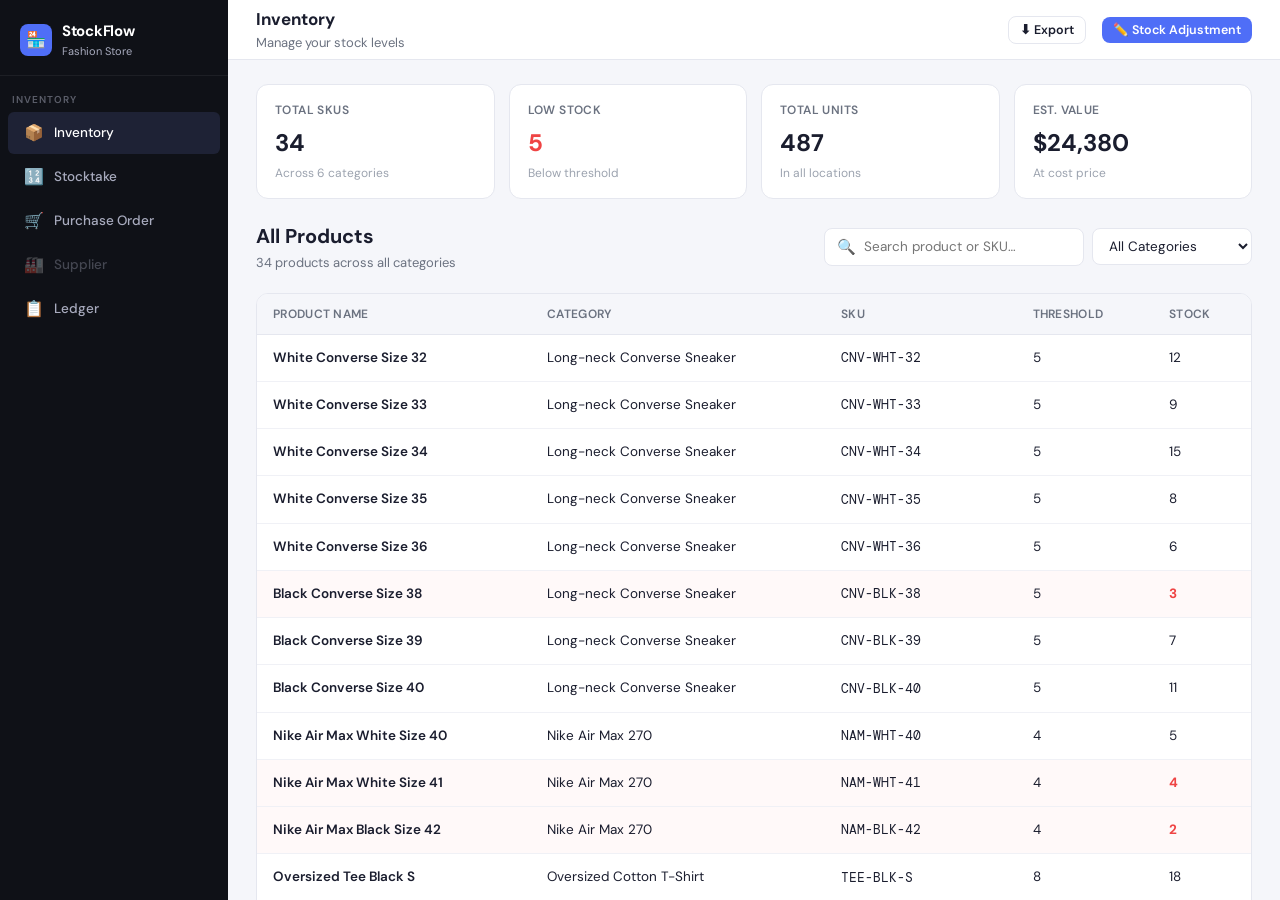
<file: index.html>
<!DOCTYPE html>
<html lang="en">
<head>
<meta charset="UTF-8" />
<meta name="viewport" content="width=device-width, initial-scale=1.0" />
<title>Inventory — POS System</title>
<link rel="stylesheet" href="style.css" />
<style>
  /* ── Search bar ── */
  .search-box {
    display: flex; align-items: center; gap: 8px;
    border: 1px solid var(--border); border-radius: var(--radius);
    padding: 7px 12px; background: var(--surface); width: 260px;
  }
  .search-box input {
    border: none; outline: none; font-size: 13.5px; font-family: inherit;
    color: var(--text-primary); width: 100%; background: transparent;
  }
  .search-icon { color: var(--text-muted); font-size: 15px; }

  /* ── Note input in stock adjustment table ── */
  .adj-note { width: 100%; min-width: 160px; font-size: 13px; padding: 6px 10px; }

  /* Adj change preview */
  .adj-diff { font-size: 12px; font-weight: 600; padding: 2px 6px; border-radius: 4px; }
  .adj-diff.plus  { background: var(--green-bg); color: #059669; }
  .adj-diff.minus { background: var(--red-bg);   color: var(--red); }
  .adj-diff.zero  { background: #F3F4F6; color: var(--text-muted); }
</style>
</head>
<body>
<div class="app">

  <!-- ── Sidebar ── -->
  <aside class="sidebar">
    <div class="sidebar-logo">
      <div class="logo-icon">🏪</div>
      <div>
        <div class="logo-text">StockFlow</div>
        <div class="logo-sub">Fashion Store</div>
      </div>
    </div>

    <div class="sidebar-section">Inventory</div>
    <a href="index.html" class="nav-item active">
      <span class="nav-icon">📦</span> Inventory
    </a>
    <a href="stocktake.html" class="nav-item">
      <span class="nav-icon">🔢</span> Stocktake
    </a>
    <a href="purchase-order.html" class="nav-item">
      <span class="nav-icon">🛒</span> Purchase Order
    </a>
    <a class="nav-item disabled">
      <span class="nav-icon">🏭</span> Supplier
    </a>
    <a href="ledger.html" class="nav-item">
      <span class="nav-icon">📋</span> Ledger
    </a>
  </aside>

  <!-- ── Main ── -->
  <div class="main">
    <div class="topbar">
      <div>
        <div class="topbar-title">Inventory</div>
        <div class="topbar-sub">Manage your stock levels</div>
      </div>
      <div class="topbar-spacer"></div>
      <button class="btn btn-secondary btn-sm" onclick="alert('Exporting...')">
        ⬇ Export
      </button>
      <button class="btn btn-primary btn-sm" onclick="openAdjustment()">
        ✏️ Stock Adjustment
      </button>
    </div>

    <div class="page-content">
      <!-- Stats -->
      <div class="stat-grid">
        <div class="stat-card">
          <div class="stat-label">Total SKUs</div>
          <div class="stat-val">34</div>
          <div class="stat-sub">Across 6 categories</div>
        </div>
        <div class="stat-card">
          <div class="stat-label">Low Stock</div>
          <div class="stat-val text-red">5</div>
          <div class="stat-sub">Below threshold</div>
        </div>
        <div class="stat-card">
          <div class="stat-label">Total Units</div>
          <div class="stat-val">487</div>
          <div class="stat-sub">In all locations</div>
        </div>
        <div class="stat-card">
          <div class="stat-label">Est. Value</div>
          <div class="stat-val">$24,380</div>
          <div class="stat-sub">At cost price</div>
        </div>
      </div>

      <!-- Filter + Table -->
      <div class="page-header">
        <div class="page-header-left">
          <h1>All Products</h1>
          <p>34 products across all categories</p>
        </div>
        <div class="page-header-right">
          <div class="search-box">
            <span class="search-icon">🔍</span>
            <input type="text" placeholder="Search product or SKU…" />
          </div>
          <select class="select" style="width:160px">
            <option>All Categories</option>
            <option>Sneakers</option>
            <option>T-Shirts</option>
            <option>Denim Jeans</option>
            <option>Jackets</option>
            <option>Accessories</option>
          </select>
        </div>
      </div>

      <div class="card">
        <div class="table-wrap">
          <table id="inv-table">
            <thead>
              <tr>
                <th>Product Name</th>
                <th>Category</th>
                <th>SKU</th>
                <th>Threshold</th>
                <th>Stock</th>
              </tr>
            </thead>
            <tbody>
              <!-- Converse Sneakers -->
              <tr><td class="fw-600">White Converse Size 32</td><td>Long-neck Converse Sneaker</td><td class="mono">CNV-WHT-32</td><td>5</td><td>12</td></tr>
              <tr><td class="fw-600">White Converse Size 33</td><td>Long-neck Converse Sneaker</td><td class="mono">CNV-WHT-33</td><td>5</td><td>9</td></tr>
              <tr><td class="fw-600">White Converse Size 34</td><td>Long-neck Converse Sneaker</td><td class="mono">CNV-WHT-34</td><td>5</td><td>15</td></tr>
              <tr><td class="fw-600">White Converse Size 35</td><td>Long-neck Converse Sneaker</td><td class="mono">CNV-WHT-35</td><td>5</td><td>8</td></tr>
              <tr><td class="fw-600">White Converse Size 36</td><td>Long-neck Converse Sneaker</td><td class="mono">CNV-WHT-36</td><td>5</td><td>6</td></tr>
              <tr><td class="fw-600">Black Converse Size 38</td><td>Long-neck Converse Sneaker</td><td class="mono">CNV-BLK-38</td><td>5</td><td>3</td></tr>
              <tr><td class="fw-600">Black Converse Size 39</td><td>Long-neck Converse Sneaker</td><td class="mono">CNV-BLK-39</td><td>5</td><td>7</td></tr>
              <tr><td class="fw-600">Black Converse Size 40</td><td>Long-neck Converse Sneaker</td><td class="mono">CNV-BLK-40</td><td>5</td><td>11</td></tr>
              <!-- Nike Air Max -->
              <tr><td class="fw-600">Nike Air Max White Size 40</td><td>Nike Air Max 270</td><td class="mono">NAM-WHT-40</td><td>4</td><td>5</td></tr>
              <tr><td class="fw-600">Nike Air Max White Size 41</td><td>Nike Air Max 270</td><td class="mono">NAM-WHT-41</td><td>4</td><td>4</td></tr>
              <tr><td class="fw-600">Nike Air Max Black Size 42</td><td>Nike Air Max 270</td><td class="mono">NAM-BLK-42</td><td>4</td><td>2</td></tr>
              <!-- T-Shirts -->
              <tr><td class="fw-600">Oversized Tee Black S</td><td>Oversized Cotton T-Shirt</td><td class="mono">TEE-BLK-S</td><td>8</td><td>18</td></tr>
              <tr><td class="fw-600">Oversized Tee Black M</td><td>Oversized Cotton T-Shirt</td><td class="mono">TEE-BLK-M</td><td>8</td><td>22</td></tr>
              <tr><td class="fw-600">Oversized Tee Black L</td><td>Oversized Cotton T-Shirt</td><td class="mono">TEE-BLK-L</td><td>8</td><td>14</td></tr>
              <tr><td class="fw-600">Oversized Tee White S</td><td>Oversized Cotton T-Shirt</td><td class="mono">TEE-WHT-S</td><td>8</td><td>6</td></tr>
              <tr><td class="fw-600">Oversized Tee White M</td><td>Oversized Cotton T-Shirt</td><td class="mono">TEE-WHT-M</td><td>8</td><td>19</td></tr>
              <tr><td class="fw-600">Oversized Tee White L</td><td>Oversized Cotton T-Shirt</td><td class="mono">TEE-WHT-L</td><td>8</td><td>3</td></tr>
              <!-- Denim Jeans -->
              <tr><td class="fw-600">Slim Denim Jeans W28</td><td>Slim Fit Denim Jeans</td><td class="mono">DNM-SLM-28</td><td>5</td><td>10</td></tr>
              <tr><td class="fw-600">Slim Denim Jeans W30</td><td>Slim Fit Denim Jeans</td><td class="mono">DNM-SLM-30</td><td>5</td><td>13</td></tr>
              <tr><td class="fw-600">Slim Denim Jeans W32</td><td>Slim Fit Denim Jeans</td><td class="mono">DNM-SLM-32</td><td>5</td><td>7</td></tr>
              <tr><td class="fw-600">Wide-leg Denim W28</td><td>Wide-leg Denim Jeans</td><td class="mono">DNM-WID-28</td><td>4</td><td>8</td></tr>
              <tr><td class="fw-600">Wide-leg Denim W30</td><td>Wide-leg Denim Jeans</td><td class="mono">DNM-WID-30</td><td>4</td><td>2</td></tr>
              <!-- Bomber Jacket -->
              <tr><td class="fw-600">Bomber Jacket Black S</td><td>Satin Bomber Jacket</td><td class="mono">BMB-BLK-S</td><td>3</td><td>4</td></tr>
              <tr><td class="fw-600">Bomber Jacket Black M</td><td>Satin Bomber Jacket</td><td class="mono">BMB-BLK-M</td><td>3</td><td>6</td></tr>
              <tr><td class="fw-600">Bomber Jacket Black L</td><td>Satin Bomber Jacket</td><td class="mono">BMB-BLK-L</td><td>3</td><td>5</td></tr>
              <tr><td class="fw-600">Bomber Jacket Olive M</td><td>Satin Bomber Jacket</td><td class="mono">BMB-OLV-M</td><td>3</td><td>3</td></tr>
              <!-- Accessories -->
              <tr><td class="fw-600">Canvas Cap Black</td><td>Canvas Baseball Cap</td><td class="mono">CAP-CVS-BLK</td><td>6</td><td>24</td></tr>
              <tr><td class="fw-600">Canvas Cap Beige</td><td>Canvas Baseball Cap</td><td class="mono">CAP-CVS-BGE</td><td>6</td><td>17</td></tr>
              <tr><td class="fw-600">Canvas Cap White</td><td>Canvas Baseball Cap</td><td class="mono">CAP-CVS-WHT</td><td>6</td><td>4</td></tr>
              <tr><td class="fw-600">Leather Belt S/M Black</td><td>Genuine Leather Belt</td><td class="mono">BLT-LTH-SM-BLK</td><td>5</td><td>9</td></tr>
              <tr><td class="fw-600">Leather Belt L/XL Black</td><td>Genuine Leather Belt</td><td class="mono">BLT-LTH-LX-BLK</td><td>5</td><td>7</td></tr>
              <tr><td class="fw-600">Leather Belt S/M Brown</td><td>Genuine Leather Belt</td><td class="mono">BLT-LTH-SM-BRN</td><td>5</td><td>5</td></tr>
              <tr><td class="fw-600">Tote Bag Natural</td><td>Canvas Tote Bag</td><td class="mono">TOT-CNV-NAT</td><td>4</td><td>11</td></tr>
              <tr><td class="fw-600">Tote Bag Black</td><td>Canvas Tote Bag</td><td class="mono">TOT-CNV-BLK</td><td>4</td><td>8</td></tr>
            </tbody>
          </table>
        </div>
      </div>
    </div><!-- /page-content -->
  </div><!-- /main -->

</div><!-- /app -->

<!-- ════════════════════════════════════
     STOCK ADJUSTMENT FULL-PAGE OVERLAY
     ════════════════════════════════════ -->
<div class="full-page" id="adj-page" style="display:none">
  <div class="full-page-header">
    <button class="btn btn-ghost btn-sm" onclick="closeAdjustment()">← Back</button>
    <div>
      <h2>Stock Adjustment</h2>
      <span class="desc">Edit quantities for all products. Add a note for each change.</span>
    </div>
    <div style="flex:1"></div>
    <button class="btn btn-ghost btn-sm" onclick="closeAdjustment()">Cancel</button>
    <button class="btn btn-primary btn-sm" onclick="saveAdjustment()">✓ Save Adjustment</button>
  </div>

  <div class="full-page-body">
    <div class="card">
      <div class="table-wrap">
        <table id="adj-table">
          <thead>
            <tr>
              <th>Product Name</th>
              <th>Category</th>
              <th>SKU</th>
              <th>Current Qty</th>
              <th>New Qty</th>
              <th>Change</th>
              <th>Note</th>
            </tr>
          </thead>
          <tbody id="adj-tbody">
            <!-- Populated by JS -->
          </tbody>
        </table>
      </div>
    </div>
  </div>
</div>

<!-- Save Confirmation Modal -->
<div class="modal-overlay" id="save-modal" style="display:none">
  <div class="modal">
    <div class="modal-header">
      <h2>✅ Adjustment Saved</h2>
    </div>
    <div class="modal-body">
      <p style="color:var(--text-secondary)">Stock levels have been updated successfully. All changes have been recorded in the Ledger.</p>
    </div>
    <div class="modal-footer">
      <button class="btn btn-primary" onclick="document.getElementById('save-modal').style.display='none'; document.getElementById('adj-page').style.display='none';">Done</button>
    </div>
  </div>
</div>

<script>
  /* ─── Inventory data ─── */
  const products = [
    { name:'White Converse Size 32',  cat:'Long-neck Converse Sneaker', sku:'CNV-WHT-32',     threshold:5,  stock:12 },
    { name:'White Converse Size 33',  cat:'Long-neck Converse Sneaker', sku:'CNV-WHT-33',     threshold:5,  stock:9  },
    { name:'White Converse Size 34',  cat:'Long-neck Converse Sneaker', sku:'CNV-WHT-34',     threshold:5,  stock:15 },
    { name:'White Converse Size 35',  cat:'Long-neck Converse Sneaker', sku:'CNV-WHT-35',     threshold:5,  stock:8  },
    { name:'White Converse Size 36',  cat:'Long-neck Converse Sneaker', sku:'CNV-WHT-36',     threshold:5,  stock:6  },
    { name:'Black Converse Size 38',  cat:'Long-neck Converse Sneaker', sku:'CNV-BLK-38',     threshold:5,  stock:3  },
    { name:'Black Converse Size 39',  cat:'Long-neck Converse Sneaker', sku:'CNV-BLK-39',     threshold:5,  stock:7  },
    { name:'Black Converse Size 40',  cat:'Long-neck Converse Sneaker', sku:'CNV-BLK-40',     threshold:5,  stock:11 },
    { name:'Nike Air Max White 40',   cat:'Nike Air Max 270',          sku:'NAM-WHT-40',     threshold:4,  stock:5  },
    { name:'Nike Air Max White 41',   cat:'Nike Air Max 270',          sku:'NAM-WHT-41',     threshold:4,  stock:4  },
    { name:'Nike Air Max Black 42',   cat:'Nike Air Max 270',          sku:'NAM-BLK-42',     threshold:4,  stock:2  },
    { name:'Oversized Tee Black S',   cat:'Oversized Cotton T-Shirt',  sku:'TEE-BLK-S',      threshold:8,  stock:18 },
    { name:'Oversized Tee Black M',   cat:'Oversized Cotton T-Shirt',  sku:'TEE-BLK-M',      threshold:8,  stock:22 },
    { name:'Oversized Tee Black L',   cat:'Oversized Cotton T-Shirt',  sku:'TEE-BLK-L',      threshold:8,  stock:14 },
    { name:'Oversized Tee White S',   cat:'Oversized Cotton T-Shirt',  sku:'TEE-WHT-S',      threshold:8,  stock:6  },
    { name:'Oversized Tee White M',   cat:'Oversized Cotton T-Shirt',  sku:'TEE-WHT-M',      threshold:8,  stock:19 },
    { name:'Oversized Tee White L',   cat:'Oversized Cotton T-Shirt',  sku:'TEE-WHT-L',      threshold:8,  stock:3  },
    { name:'Slim Denim Jeans W28',    cat:'Slim Fit Denim Jeans',      sku:'DNM-SLM-28',     threshold:5,  stock:10 },
    { name:'Slim Denim Jeans W30',    cat:'Slim Fit Denim Jeans',      sku:'DNM-SLM-30',     threshold:5,  stock:13 },
    { name:'Slim Denim Jeans W32',    cat:'Slim Fit Denim Jeans',      sku:'DNM-SLM-32',     threshold:5,  stock:7  },
    { name:'Wide-leg Denim W28',      cat:'Wide-leg Denim Jeans',      sku:'DNM-WID-28',     threshold:4,  stock:8  },
    { name:'Wide-leg Denim W30',      cat:'Wide-leg Denim Jeans',      sku:'DNM-WID-30',     threshold:4,  stock:2  },
    { name:'Bomber Jacket Black S',   cat:'Satin Bomber Jacket',       sku:'BMB-BLK-S',      threshold:3,  stock:4  },
    { name:'Bomber Jacket Black M',   cat:'Satin Bomber Jacket',       sku:'BMB-BLK-M',      threshold:3,  stock:6  },
    { name:'Bomber Jacket Black L',   cat:'Satin Bomber Jacket',       sku:'BMB-BLK-L',      threshold:3,  stock:5  },
    { name:'Bomber Jacket Olive M',   cat:'Satin Bomber Jacket',       sku:'BMB-OLV-M',      threshold:3,  stock:3  },
    { name:'Canvas Cap Black',        cat:'Canvas Baseball Cap',       sku:'CAP-CVS-BLK',    threshold:6,  stock:24 },
    { name:'Canvas Cap Beige',        cat:'Canvas Baseball Cap',       sku:'CAP-CVS-BGE',    threshold:6,  stock:17 },
    { name:'Canvas Cap White',        cat:'Canvas Baseball Cap',       sku:'CAP-CVS-WHT',    threshold:6,  stock:4  },
    { name:'Leather Belt S/M Black',  cat:'Genuine Leather Belt',      sku:'BLT-LTH-SM-BLK', threshold:5, stock:9  },
    { name:'Leather Belt L/XL Black', cat:'Genuine Leather Belt',      sku:'BLT-LTH-LX-BLK', threshold:5, stock:7  },
    { name:'Leather Belt S/M Brown',  cat:'Genuine Leather Belt',      sku:'BLT-LTH-SM-BRN', threshold:5, stock:5  },
    { name:'Tote Bag Natural',        cat:'Canvas Tote Bag',           sku:'TOT-CNV-NAT',    threshold:4,  stock:11 },
    { name:'Tote Bag Black',          cat:'Canvas Tote Bag',           sku:'TOT-CNV-BLK',    threshold:4,  stock:8  },
  ];

  /* highlight low stock rows in main table */
  document.querySelectorAll('#inv-table tbody tr').forEach(tr => {
    const cells = tr.querySelectorAll('td');
    const threshold = parseInt(cells[3].textContent);
    const stock     = parseInt(cells[4].textContent);
    if (stock <= threshold) {
      tr.classList.add('row-low');
      cells[4].style.color = 'var(--red)';
      cells[4].style.fontWeight = '700';
    }
  });

  function openAdjustment() {
    const tbody = document.getElementById('adj-tbody');
    tbody.innerHTML = '';
    products.forEach((p, i) => {
      const low = p.stock <= p.threshold;
      const tr = document.createElement('tr');
      tr.innerHTML = `
        <td class="fw-600">${p.name}</td>
        <td style="color:var(--text-secondary)">${p.cat}</td>
        <td class="mono">${p.sku}</td>
        <td style="font-weight:600;${low?'color:var(--red)':''}">${p.stock}</td>
        <td>
          <div class="qty-stepper">
            <button class="qty-btn" onclick="stepQty(${i},-1)">−</button>
            <input class="qty-input" id="qty-${i}" type="number" value="${p.stock}" min="0" oninput="updateDiff(${i})" />
            <button class="qty-btn" onclick="stepQty(${i},1)">+</button>
          </div>
        </td>
        <td><span class="adj-diff zero" id="diff-${i}">±0</span></td>
        <td><input class="input adj-note" id="note-${i}" placeholder="Reason for adjustment…" /></td>
      `;
      tbody.appendChild(tr);
    });
    document.getElementById('adj-page').style.display = 'flex';
  }

  function stepQty(i, delta) {
    const inp = document.getElementById('qty-' + i);
    inp.value = Math.max(0, (parseInt(inp.value) || 0) + delta);
    updateDiff(i);
  }

  function updateDiff(i) {
    const newVal = parseInt(document.getElementById('qty-' + i).value) || 0;
    const diff = newVal - products[i].stock;
    const el = document.getElementById('diff-' + i);
    el.className = 'adj-diff ' + (diff > 0 ? 'plus' : diff < 0 ? 'minus' : 'zero');
    el.textContent = (diff > 0 ? '+' : '') + diff;
  }

  function closeAdjustment() {
    document.getElementById('adj-page').style.display = 'none';
  }

  function saveAdjustment() {
    document.getElementById('save-modal').style.display = 'flex';
  }

  /* close dot menus on outside click */
  document.addEventListener('click', e => {
    document.querySelectorAll('.dot-dropdown.open').forEach(d => {
      if (!d.parentElement.contains(e.target)) d.classList.remove('open');
    });
  });
</script>
</body>
</html>
</file>
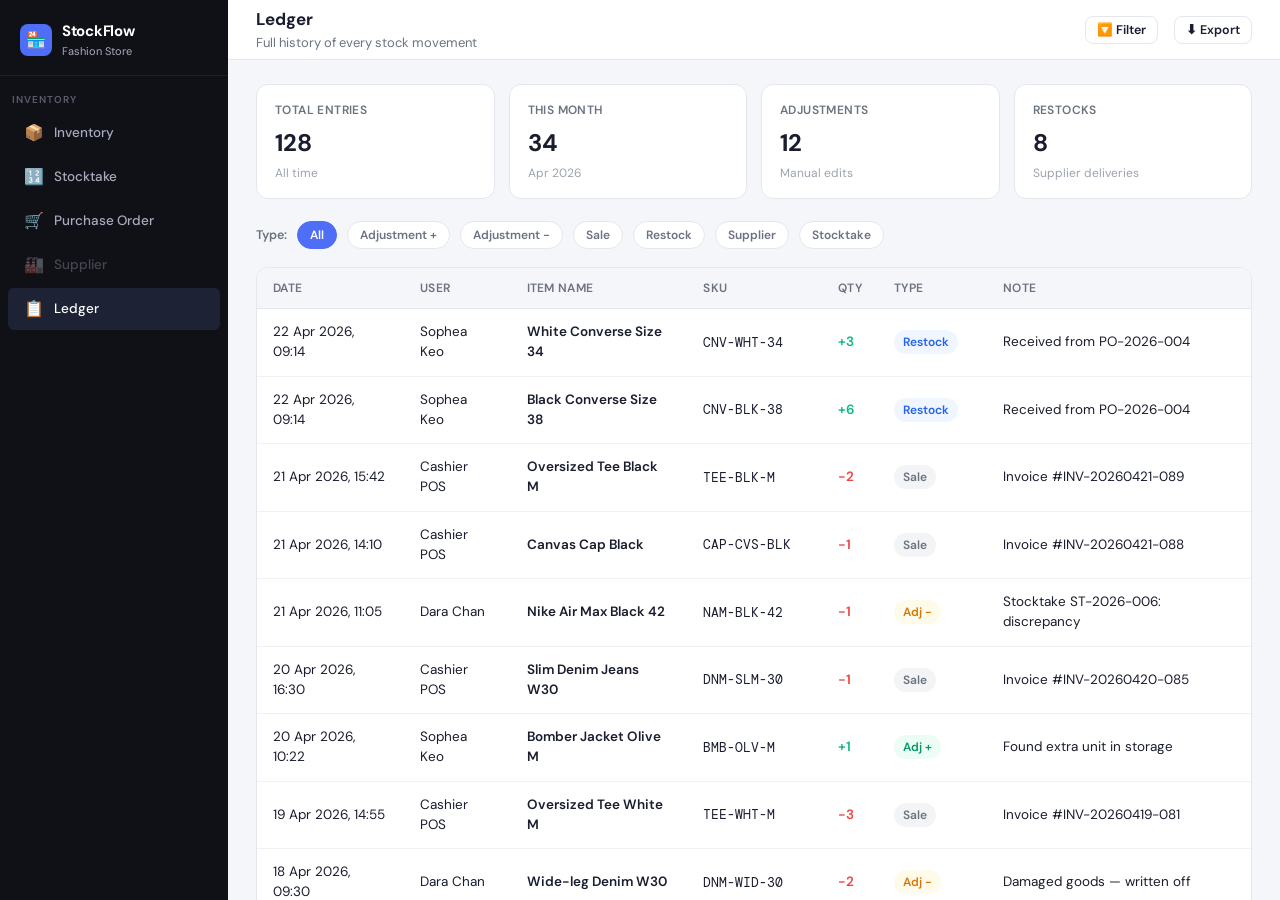
<file: ledger.html>
<!DOCTYPE html>
<html lang="en">
<head>
<meta charset="UTF-8" />
<meta name="viewport" content="width=device-width, initial-scale=1.0" />
<title>Ledger — POS System</title>
<link rel="stylesheet" href="style.css" />
<style>
  .filter-bar { display:flex; gap:10px; align-items:center; flex-wrap:wrap; margin-bottom:18px; }
  .type-chip {
    padding:4px 12px; border-radius:20px; font-size:12px; font-weight:600;
    cursor:pointer; border:1px solid var(--border); background:var(--surface);
    color:var(--text-secondary); transition:all 0.13s;
  }
  .type-chip.active { background:var(--accent); color:#fff; border-color:var(--accent); }
  .type-chip:hover:not(.active) { background:var(--bg); }
</style>
</head>
<body>
<div class="app">

  <!-- ── Sidebar ── -->
  <aside class="sidebar">
    <div class="sidebar-logo">
      <div class="logo-icon">🏪</div>
      <div><div class="logo-text">StockFlow</div><div class="logo-sub">Fashion Store</div></div>
    </div>
    <div class="sidebar-section">Inventory</div>
    <a href="inventory.html" class="nav-item"><span class="nav-icon">📦</span> Inventory</a>
    <a href="stocktake.html" class="nav-item"><span class="nav-icon">🔢</span> Stocktake</a>
    <a href="purchase-order.html" class="nav-item"><span class="nav-icon">🛒</span> Purchase Order</a>
    <a class="nav-item disabled"><span class="nav-icon">🏭</span> Supplier</a>
    <a href="ledger.html" class="nav-item active"><span class="nav-icon">📋</span> Ledger</a>
  </aside>

  <!-- ── Main ── -->
  <div class="main">
    <div class="topbar">
      <div>
        <div class="topbar-title">Ledger</div>
        <div class="topbar-sub">Full history of every stock movement</div>
      </div>
      <div class="topbar-spacer"></div>
      <button class="btn btn-secondary btn-sm" onclick="alert('Applying filters…')">🔽 Filter</button>
      <button class="btn btn-secondary btn-sm" onclick="alert('Exporting ledger…')">⬇ Export</button>
    </div>

    <div class="page-content">
      <div class="stat-grid">
        <div class="stat-card">
          <div class="stat-label">Total Entries</div>
          <div class="stat-val">128</div>
          <div class="stat-sub">All time</div>
        </div>
        <div class="stat-card">
          <div class="stat-label">This Month</div>
          <div class="stat-val">34</div>
          <div class="stat-sub">Apr 2026</div>
        </div>
        <div class="stat-card">
          <div class="stat-label">Adjustments</div>
          <div class="stat-val">12</div>
          <div class="stat-sub">Manual edits</div>
        </div>
        <div class="stat-card">
          <div class="stat-label">Restocks</div>
          <div class="stat-val">8</div>
          <div class="stat-sub">Supplier deliveries</div>
        </div>
      </div>

      <!-- Type filter chips -->
      <div class="filter-bar">
        <span style="font-size:12.5px;font-weight:600;color:var(--text-secondary)">Type:</span>
        <span class="type-chip active" onclick="toggleChip(this,'All')">All</span>
        <span class="type-chip" onclick="toggleChip(this,'Adj+')">Adjustment +</span>
        <span class="type-chip" onclick="toggleChip(this,'Adj-')">Adjustment −</span>
        <span class="type-chip" onclick="toggleChip(this,'Sale')">Sale</span>
        <span class="type-chip" onclick="toggleChip(this,'Restock')">Restock</span>
        <span class="type-chip" onclick="toggleChip(this,'Supplier')">Supplier</span>
        <span class="type-chip" onclick="toggleChip(this,'Stocktake')">Stocktake</span>
      </div>

      <div class="card">
        <div class="table-wrap">
          <table>
            <thead>
              <tr>
                <th>Date</th>
                <th>User</th>
                <th>Item Name</th>
                <th>SKU</th>
                <th>Qty</th>
                <th>Type</th>
                <th>Note</th>
              </tr>
            </thead>
            <tbody>
              <tr><td>22 Apr 2026, 09:14</td><td>Sophea Keo</td><td class="fw-600">White Converse Size 34</td><td class="mono">CNV-WHT-34</td><td class="text-green fw-600">+3</td><td><span class="badge badge-blue">Restock</span></td><td>Received from PO-2026-004</td></tr>
              <tr><td>22 Apr 2026, 09:14</td><td>Sophea Keo</td><td class="fw-600">Black Converse Size 38</td><td class="mono">CNV-BLK-38</td><td class="text-green fw-600">+6</td><td><span class="badge badge-blue">Restock</span></td><td>Received from PO-2026-004</td></tr>
              <tr><td>21 Apr 2026, 15:42</td><td>Cashier POS</td><td class="fw-600">Oversized Tee Black M</td><td class="mono">TEE-BLK-M</td><td class="text-red fw-600">−2</td><td><span class="badge badge-gray">Sale</span></td><td>Invoice #INV-20260421-089</td></tr>
              <tr><td>21 Apr 2026, 14:10</td><td>Cashier POS</td><td class="fw-600">Canvas Cap Black</td><td class="mono">CAP-CVS-BLK</td><td class="text-red fw-600">−1</td><td><span class="badge badge-gray">Sale</span></td><td>Invoice #INV-20260421-088</td></tr>
              <tr><td>21 Apr 2026, 11:05</td><td>Dara Chan</td><td class="fw-600">Nike Air Max Black 42</td><td class="mono">NAM-BLK-42</td><td class="text-red fw-600">−1</td><td><span class="badge badge-orange">Adj −</span></td><td>Stocktake ST-2026-006: discrepancy</td></tr>
              <tr><td>20 Apr 2026, 16:30</td><td>Cashier POS</td><td class="fw-600">Slim Denim Jeans W30</td><td class="mono">DNM-SLM-30</td><td class="text-red fw-600">−1</td><td><span class="badge badge-gray">Sale</span></td><td>Invoice #INV-20260420-085</td></tr>
              <tr><td>20 Apr 2026, 10:22</td><td>Sophea Keo</td><td class="fw-600">Bomber Jacket Olive M</td><td class="mono">BMB-OLV-M</td><td class="text-green fw-600">+1</td><td><span class="badge badge-green">Adj +</span></td><td>Found extra unit in storage</td></tr>
              <tr><td>19 Apr 2026, 14:55</td><td>Cashier POS</td><td class="fw-600">Oversized Tee White M</td><td class="mono">TEE-WHT-M</td><td class="text-red fw-600">−3</td><td><span class="badge badge-gray">Sale</span></td><td>Invoice #INV-20260419-081</td></tr>
              <tr><td>18 Apr 2026, 09:30</td><td>Dara Chan</td><td class="fw-600">Wide-leg Denim W30</td><td class="mono">DNM-WID-30</td><td class="text-red fw-600">−2</td><td><span class="badge badge-orange">Adj −</span></td><td>Damaged goods — written off</td></tr>
              <tr><td>15 Apr 2026, 11:00</td><td>Sophea Keo</td><td class="fw-600">Tote Bag Natural</td><td class="mono">TOT-CNV-NAT</td><td class="text-green fw-600">+2</td><td><span class="badge badge-blue">Supplier</span></td><td>Direct supplier top-up</td></tr>
              <tr><td>10 Apr 2026, 08:45</td><td>Sophea Keo</td><td class="fw-600">White Converse Size 32</td><td class="mono">CNV-WHT-32</td><td class="text-green fw-600">+12</td><td><span class="badge badge-blue">Restock</span></td><td>Received from PO-2026-003</td></tr>
              <tr><td>10 Apr 2026, 08:45</td><td>Sophea Keo</td><td class="fw-600">White Converse Size 34</td><td class="mono">CNV-WHT-34</td><td class="text-green fw-600">+12</td><td><span class="badge badge-blue">Restock</span></td><td>Received from PO-2026-003</td></tr>
              <tr><td>10 Apr 2026, 08:45</td><td>Sophea Keo</td><td class="fw-600">White Converse Size 35</td><td class="mono">CNV-WHT-35</td><td class="text-green fw-600">+6</td><td><span class="badge badge-blue">Restock</span></td><td>Received from PO-2026-003</td></tr>
              <tr><td>01 Apr 2026, 12:00</td><td>Dara Chan</td><td class="fw-600">Nike Air Max White 40</td><td class="mono">NAM-WHT-40</td><td class="text-green fw-600">+1</td><td><span class="badge badge-green">Stocktake</span></td><td>ST-2026-005: Recount adjusted</td></tr>
              <tr><td>01 Apr 2026, 12:00</td><td>Dara Chan</td><td class="fw-600">Oversized Tee White L</td><td class="mono">TEE-WHT-L</td><td class="text-red fw-600">−1</td><td><span class="badge badge-green">Stocktake</span></td><td>ST-2026-005: Unrecorded return</td></tr>
              <tr><td>28 Mar 2026, 15:00</td><td>Cashier POS</td><td class="fw-600">Leather Belt S/M Black</td><td class="mono">BLT-LTH-SM-BLK</td><td class="text-red fw-600">−1</td><td><span class="badge badge-gray">Sale</span></td><td>Invoice #INV-20260328-070</td></tr>
              <tr><td>25 Mar 2026, 10:10</td><td>Vanna Ros</td><td class="fw-600">Canvas Cap Beige</td><td class="mono">CAP-CVS-BGE</td><td class="text-red fw-600">−2</td><td><span class="badge badge-orange">Adj −</span></td><td>Display samples removed</td></tr>
              <tr><td>20 Mar 2026, 09:00</td><td>Sophea Keo</td><td class="fw-600">Nike Air Max White 41</td><td class="mono">NAM-WHT-41</td><td class="text-green fw-600">+12</td><td><span class="badge badge-blue">Restock</span></td><td>Received from PO-2026-002</td></tr>
              <tr><td>20 Mar 2026, 09:00</td><td>Sophea Keo</td><td class="fw-600">Nike Air Max Black 42</td><td class="mono">NAM-BLK-42</td><td class="text-green fw-600">+10</td><td><span class="badge badge-blue">Restock</span></td><td>PO-2026-002: 2 units short on delivery</td></tr>
            </tbody>
          </table>
        </div>
      </div>
    </div>
  </div>
</div>

<script>
  function toggleChip(el, type) {
    document.querySelectorAll('.type-chip').forEach(c => c.classList.remove('active'));
    el.classList.add('active');
    // Filter visual only — functional filtering not required
  }
</script>
</body>
</html>
</file>
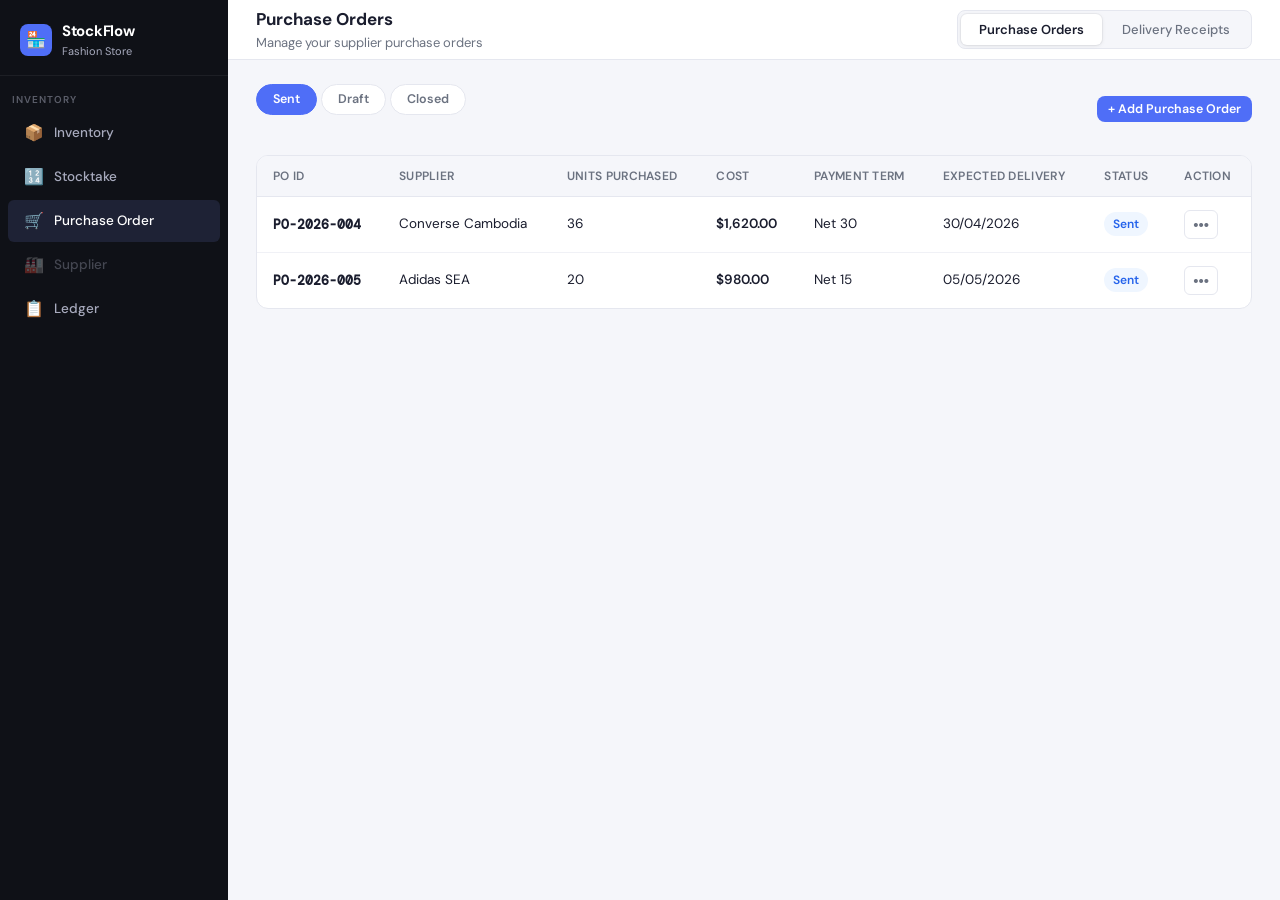
<file: purchase-order.html>
<!DOCTYPE html>
<html lang="en">
<head>
<meta charset="UTF-8" />
<meta name="viewport" content="width=device-width, initial-scale=1.0" />
<title>Purchase Order — POS System</title>
<link rel="stylesheet" href="style.css" />
<style>
  .sub-tab-bar { display:flex; gap:4px; margin-bottom:20px; }
  .sub-tab {
    padding:5px 16px; border-radius:20px; font-size:12.5px; font-weight:600;
    cursor:pointer; border:1px solid var(--border); background:var(--surface);
    color:var(--text-secondary); transition:all 0.13s; text-decoration:none;
  }
  .sub-tab.active { background:var(--accent); color:#fff; border-color:var(--accent); }
  .sub-tab:hover:not(.active) { background:var(--bg); color:var(--text-primary); }

  /* PO product rows */
  .po-product-row { display:grid; grid-template-columns:1fr 100px 100px 100px 36px; gap:8px; align-items:center; margin-bottom:8px; }
  .po-product-header { font-size:11px; font-weight:600; color:var(--text-secondary); text-transform:uppercase; letter-spacing:0.4px; margin-bottom:4px; }

  /* cost summary */
  .cost-summary { background:var(--bg); border-radius:var(--radius); padding:14px 16px; margin-top:8px; }
  .cost-row { display:flex; justify-content:space-between; align-items:center; margin-bottom:8px; font-size:13.5px; }
  .cost-row:last-child { margin-bottom:0; font-weight:700; font-size:14px; border-top:1px solid var(--border); padding-top:8px; margin-top:4px; }

  /* delivery receipt form */
  .dr-row { display:grid; grid-template-columns:1fr 80px 80px 80px 1fr; gap:8px; align-items:center; margin-bottom:8px; }
</style>
</head>
<body>
<div class="app">

  <!-- ── Sidebar ── -->
  <aside class="sidebar">
    <div class="sidebar-logo">
      <div class="logo-icon">🏪</div>
      <div><div class="logo-text">StockFlow</div><div class="logo-sub">Fashion Store</div></div>
    </div>
    <div class="sidebar-section">Inventory</div>
    <a href="inventory.html" class="nav-item"><span class="nav-icon">📦</span> Inventory</a>
    <a href="stocktake.html" class="nav-item"><span class="nav-icon">🔢</span> Stocktake</a>
    <a href="purchase-order.html" class="nav-item active"><span class="nav-icon">🛒</span> Purchase Order</a>
    <a class="nav-item disabled"><span class="nav-icon">🏭</span> Supplier</a>
    <a href="ledger.html" class="nav-item"><span class="nav-icon">📋</span> Ledger</a>
  </aside>

  <!-- ── Main ── -->
  <div class="main">
    <div class="topbar">
      <div>
        <div class="topbar-title" id="topbar-title">Purchase Orders</div>
        <div class="topbar-sub" id="topbar-sub">Manage your supplier purchase orders</div>
      </div>
      <div class="topbar-spacer"></div>
      <div class="tab-bar">
        <a class="tab active" onclick="switchMainTab('po')" id="main-tab-po">Purchase Orders</a>
        <a class="tab" onclick="switchMainTab('dr')" id="main-tab-dr">Delivery Receipts</a>
      </div>
    </div>

    <!-- ════ PO VIEW ════ -->
    <div class="page-content" id="view-po">
      <div class="page-header">
        <div class="page-header-left">
          <div class="sub-tab-bar">
            <span class="sub-tab active" onclick="filterPO('Sent',this)">Sent</span>
            <span class="sub-tab" onclick="filterPO('Draft',this)">Draft</span>
            <span class="sub-tab" onclick="filterPO('Closed',this)">Closed</span>
          </div>
        </div>
        <div class="page-header-right">
          <button class="btn btn-primary btn-sm" onclick="openAddPO()">+ Add Purchase Order</button>
        </div>
      </div>

      <div class="card">
        <div class="table-wrap">
          <table id="po-table">
            <thead>
              <tr>
                <th>PO ID</th>
                <th>Supplier</th>
                <th>Units Purchased</th>
                <th>Cost</th>
                <th>Payment Term</th>
                <th>Expected Delivery</th>
                <th>Status</th>
                <th>Action</th>
              </tr>
            </thead>
            <tbody id="po-tbody">
            </tbody>
          </table>
        </div>
      </div>
    </div>

    <!-- ════ DR VIEW ════ -->
    <div class="page-content" id="view-dr" style="display:none">
      <div class="page-header">
        <div class="page-header-left">
          <h1>Delivery Receipts</h1>
          <p>All received purchase orders</p>
        </div>
      </div>
      <div class="card">
        <div class="table-wrap">
          <table>
            <thead>
              <tr>
                <th>Receipt ID</th>
                <th>PO Reference</th>
                <th>Supplier</th>
                <th>Received Date</th>
                <th>Units Received</th>
                <th>Received By</th>
                <th>Note</th>
              </tr>
            </thead>
            <tbody>
              <tr><td class="mono">DR-2026-003</td><td class="mono">PO-2026-003</td><td>Converse Cambodia</td><td>10/04/2026</td><td>48</td><td>Sophea Keo</td><td>All items received in good condition</td></tr>
              <tr><td class="mono">DR-2026-002</td><td class="mono">PO-2026-002</td><td>Nike Wholesale KH</td><td>20/03/2026</td><td>22</td><td>Dara Chan</td><td>2 units missing — Nike Air Max Black 42</td></tr>
              <tr><td class="mono">DR-2026-001</td><td class="mono">PO-2026-001</td><td>Urban Threads Dist.</td><td>05/02/2026</td><td>60</td><td>Sophea Keo</td><td>—</td></tr>
            </tbody>
          </table>
        </div>
      </div>
    </div>

    <!-- ════ ADD PO VIEW ════ -->
    <div class="page-content" id="view-add-po" style="display:none">
      <div class="detail-header" style="display:flex;align-items:center;gap:14px;margin-bottom:20px">
        <button class="btn btn-ghost btn-sm" onclick="closeAddPO()">← Back</button>
        <div><h2 style="font-size:18px;font-weight:700">New Purchase Order</h2><div style="font-size:13px;color:var(--text-secondary)">PO ID will be auto-generated on save</div></div>
      </div>

      <div style="display:grid;grid-template-columns:1fr 1fr;gap:20px;margin-bottom:20px">
        <div class="card" style="padding:20px">
          <h3 style="font-size:14px;font-weight:700;margin-bottom:14px">Order Details</h3>
          <div style="display:grid;gap:12px">
            <div class="input-group">
              <label class="input-label">Supplier</label>
              <select class="select">
                <option>— Select Supplier —</option>
                <option>Converse Cambodia</option>
                <option>Nike Wholesale KH</option>
                <option>Urban Threads Dist.</option>
                <option>Adidas SEA</option>
              </select>
            </div>
            <div class="input-group">
              <label class="input-label">Payment Term</label>
              <select class="select">
                <option>Net 30</option>
                <option>Net 15</option>
                <option>Net 60</option>
                <option>COD (Cash on Delivery)</option>
                <option>Prepaid</option>
              </select>
            </div>
            <div class="input-group">
              <label class="input-label">Expected Delivery Date</label>
              <input class="input" type="date" value="2026-05-15" />
            </div>
            <div class="input-group">
              <label class="input-label">Note</label>
              <textarea class="input" placeholder="Any special instructions for this order…" style="min-height:60px"></textarea>
            </div>
          </div>
        </div>

        <div class="card" style="padding:20px">
          <h3 style="font-size:14px;font-weight:700;margin-bottom:14px">Cost Adjustment</h3>
          <div style="display:grid;gap:12px">
            <div class="input-group">
              <label class="input-label">Shipping Fee ($)</label>
              <input class="input" type="number" placeholder="0.00" id="po-shipping" oninput="recalcPO()" />
            </div>
            <div class="input-group">
              <label class="input-label">Discount ($)</label>
              <input class="input" type="number" placeholder="0.00" id="po-discount" oninput="recalcPO()" />
            </div>
            <div class="input-group">
              <label class="input-label">Tax (%)</label>
              <input class="input" type="number" placeholder="0" id="po-tax" oninput="recalcPO()" />
            </div>
          </div>

          <div class="cost-summary" style="margin-top:16px">
            <div class="cost-row"><span>Subtotal</span><span id="po-subtotal">$0.00</span></div>
            <div class="cost-row"><span>Shipping</span><span id="po-ship-disp">$0.00</span></div>
            <div class="cost-row"><span>Discount</span><span id="po-disc-disp" style="color:var(--red)">−$0.00</span></div>
            <div class="cost-row"><span>Tax</span><span id="po-tax-disp">$0.00</span></div>
            <div class="cost-row"><span>Total</span><span id="po-total" style="color:var(--accent)">$0.00</span></div>
          </div>
        </div>
      </div>

      <!-- Products table -->
      <div class="card" style="padding:20px;margin-bottom:20px">
        <div style="display:flex;align-items:center;justify-content:space-between;margin-bottom:14px">
          <h3 style="font-size:14px;font-weight:700">Products</h3>
          <button class="btn btn-secondary btn-sm" onclick="addPORow()">+ Add Product</button>
        </div>
        <div class="po-product-header" style="display:grid;grid-template-columns:1fr 100px 100px 100px 36px;gap:8px;padding:0 0 6px">
          <span>Product</span><span>Current Stock</span><span>Unit Cost ($)</span><span>Order Qty</span><span></span>
        </div>
        <div id="po-rows">
          <!-- Starter rows -->
        </div>
        <div style="margin-top:8px;font-size:12px;color:var(--text-muted)">* Total auto-calculated based on unit cost × order qty</div>
      </div>

      <div style="display:flex;gap:10px;justify-content:flex-end">
        <button class="btn btn-ghost" onclick="closeAddPO()">Cancel</button>
        <button class="btn btn-secondary" onclick="saveDraft()">💾 Draft PO</button>
        <button class="btn btn-primary" onclick="sendPO()">📤 Send PO</button>
      </div>
    </div>

    <!-- ════ DELIVERY RECEIPT FORM VIEW ════ -->
    <div class="page-content" id="view-dr-form" style="display:none">
      <div style="display:flex;align-items:center;gap:14px;margin-bottom:20px">
        <button class="btn btn-ghost btn-sm" onclick="closeDRForm()">← Back</button>
        <div>
          <h2 style="font-size:18px;font-weight:700">Receive Delivery</h2>
          <div style="font-size:13px;color:var(--text-secondary)" id="dr-po-ref">PO-2026-004 · Converse Cambodia · Expected: 30/04/2026</div>
        </div>
      </div>

      <div class="card" style="padding:20px;margin-bottom:20px">
        <h3 style="font-size:14px;font-weight:700;margin-bottom:14px">Items to Receive</h3>
        <div style="display:grid;grid-template-columns:1fr 80px 80px 80px 1fr;gap:8px;margin-bottom:8px">
          <div class="po-product-header">Product</div>
          <div class="po-product-header">Ordered</div>
          <div class="po-product-header">Received</div>
          <div class="po-product-header">Variance</div>
          <div class="po-product-header">Note</div>
        </div>
        <div id="dr-rows">
          <!-- Rendered by JS -->
        </div>
      </div>

      <div class="card" style="padding:20px;margin-bottom:20px">
        <div class="input-group">
          <label class="input-label">General Delivery Note</label>
          <textarea class="input" placeholder="Overall condition, delivery notes, issues…"></textarea>
        </div>
      </div>

      <div style="display:flex;gap:10px;justify-content:flex-end">
        <button class="btn btn-ghost" onclick="closeDRForm()">Cancel</button>
        <button class="btn btn-primary" onclick="saveDRForm()">✓ Confirm Receipt</button>
      </div>
    </div>

  </div><!-- /main -->
</div><!-- /app -->

<!-- Confirm modal -->
<div class="modal-overlay" id="confirm-modal" style="display:none">
  <div class="modal">
    <div class="modal-header"><h2 id="confirm-title">Done</h2></div>
    <div class="modal-body"><p id="confirm-msg" style="color:var(--text-secondary)"></p></div>
    <div class="modal-footer"><button class="btn btn-primary" onclick="document.getElementById('confirm-modal').style.display='none'">OK</button></div>
  </div>
</div>

<script>
  /* ─── PO Data ─── */
  const poData = {
    Sent: [
      { id:'PO-2026-004', supplier:'Converse Cambodia',  units:36, cost:'$1,620.00', term:'Net 30', delivery:'30/04/2026' },
      { id:'PO-2026-005', supplier:'Adidas SEA',          units:20, cost:'$980.00',  term:'Net 15', delivery:'05/05/2026' },
    ],
    Draft: [
      { id:'PO-2026-006', supplier:'Urban Threads Dist.', units:50, cost:'$750.00',  term:'Net 60', delivery:'15/05/2026' },
    ],
    Closed: [
      { id:'PO-2026-003', supplier:'Converse Cambodia',   units:48, cost:'$2,160.00',term:'Net 30', delivery:'10/04/2026' },
      { id:'PO-2026-002', supplier:'Nike Wholesale KH',   units:24, cost:'$1,440.00',term:'Net 15', delivery:'20/03/2026' },
      { id:'PO-2026-001', supplier:'Urban Threads Dist.', units:60, cost:'$900.00',  term:'Net 60', delivery:'05/02/2026' },
    ]
  };

  let currentPOFilter = 'Sent';

  function renderPO(filter) {
    currentPOFilter = filter;
    const tbody = document.getElementById('po-tbody');
    tbody.innerHTML = '';
    (poData[filter] || []).forEach(p => {
      const isClosed = filter === 'Closed';
      const isDraft  = filter === 'Draft';
      const statusBadge = isClosed
        ? `<span class="badge badge-gray">Closed</span>`
        : isDraft
          ? `<span class="badge badge-orange">Draft</span>`
          : `<span class="badge badge-blue">Sent</span>`;
      const tr = document.createElement('tr');
      tr.innerHTML = `
        <td class="mono fw-600">${p.id}</td>
        <td>${p.supplier}</td>
        <td>${p.units}</td>
        <td class="fw-600">${p.cost}</td>
        <td>${p.term}</td>
        <td>${p.delivery}</td>
        <td>${statusBadge}</td>
        <td>
          ${!isClosed ? `<div class="dot-menu">
            <button class="dot-btn" onclick="toggleDot(this)">•••</button>
            <div class="dot-dropdown">
              <button onclick="openDRForm('${p.id}','${p.supplier}','${p.delivery}')">📥 Receive</button>
              <button onclick="editPO('${p.id}')">✏️ Edit</button>
              ${isDraft ? `<button onclick="sendPOAction('${p.id}')">📤 Send PO</button>` : ''}
            </div>
          </div>` : '—'}
        </td>`;
      tbody.appendChild(tr);
    });
  }

  function filterPO(status, el) {
    document.querySelectorAll('.sub-tab').forEach(t => t.classList.remove('active'));
    el.classList.add('active');
    renderPO(status);
  }

  function toggleDot(btn) {
    const dd = btn.nextElementSibling;
    const wasOpen = dd.classList.contains('open');
    document.querySelectorAll('.dot-dropdown.open').forEach(d => d.classList.remove('open'));
    if (!wasOpen) dd.classList.add('open');
  }
  document.addEventListener('click', e => {
    document.querySelectorAll('.dot-dropdown.open').forEach(d => {
      if (!d.parentElement.contains(e.target)) d.classList.remove('open');
    });
  });

  function switchMainTab(tab) {
    const isPO = tab === 'po';
    document.getElementById('view-po').style.display   = isPO ? 'block' : 'none';
    document.getElementById('view-dr').style.display   = isPO ? 'none' : 'block';
    document.getElementById('view-add-po').style.display = 'none';
    document.getElementById('view-dr-form').style.display = 'none';
    document.getElementById('main-tab-po').classList.toggle('active', isPO);
    document.getElementById('main-tab-dr').classList.toggle('active', !isPO);
    document.getElementById('topbar-title').textContent = isPO ? 'Purchase Orders' : 'Delivery Receipts';
  }

  /* ── Add PO ── */
  let poRowCount = 0;
  function openAddPO() {
    document.getElementById('view-po').style.display = 'none';
    document.getElementById('view-add-po').style.display = 'block';
    document.getElementById('po-rows').innerHTML = '';
    poRowCount = 0;
    addPORow(); addPORow();
    recalcPO();
  }
  function closeAddPO() {
    document.getElementById('view-add-po').style.display = 'none';
    document.getElementById('view-po').style.display = 'block';
  }

  const poProducts = [
    {name:'White Converse Size 32',stock:12},{name:'White Converse Size 34',stock:15},
    {name:'Nike Air Max White 40',stock:5},{name:'Oversized Tee Black M',stock:22},
    {name:'Slim Denim Jeans W30',stock:13},{name:'Bomber Jacket Black M',stock:6},
    {name:'Canvas Cap Black',stock:24},{name:'Tote Bag Natural',stock:11},
  ];
  const opts = poProducts.map(p => `<option value="${p.stock}">${p.name} (Stock: ${p.stock})</option>`).join('');

  function addPORow() {
    const i = poRowCount++;
    const div = document.createElement('div');
    div.className = 'po-product-row';
    div.id = 'po-row-' + i;
    div.innerHTML = `
      <select class="select" onchange="updateStock(${i},this)" style="font-size:13px">
        <option value="">— Select Product —</option>${opts}
      </select>
      <input class="input" id="po-cur-${i}" readonly placeholder="—" style="text-align:center;font-weight:600" />
      <input class="input" id="po-cost-${i}" type="number" placeholder="0.00" min="0" oninput="recalcPO()" style="text-align:right" />
      <input class="input" id="po-qty-${i}" type="number" placeholder="0" min="0" oninput="recalcPO()" style="text-align:center" />
      <button class="btn btn-ghost btn-icon btn-sm" onclick="document.getElementById('po-row-${i}').remove();recalcPO()" title="Remove">✕</button>`;
    document.getElementById('po-rows').appendChild(div);
  }

  function updateStock(i, sel) {
    document.getElementById('po-cur-' + i).value = sel.value || '—';
  }

  function recalcPO() {
    let sub = 0;
    for (let i = 0; i < poRowCount; i++) {
      const row = document.getElementById('po-row-' + i);
      if (!row) continue;
      const cost = parseFloat(document.getElementById('po-cost-' + i)?.value) || 0;
      const qty  = parseFloat(document.getElementById('po-qty-'  + i)?.value) || 0;
      sub += cost * qty;
    }
    const ship = parseFloat(document.getElementById('po-shipping')?.value) || 0;
    const disc = parseFloat(document.getElementById('po-discount')?.value) || 0;
    const taxPct = parseFloat(document.getElementById('po-tax')?.value) || 0;
    const tax = (sub + ship - disc) * (taxPct / 100);
    const total = sub + ship - disc + tax;
    document.getElementById('po-subtotal').textContent = '$' + sub.toFixed(2);
    document.getElementById('po-ship-disp').textContent = '$' + ship.toFixed(2);
    document.getElementById('po-disc-disp').textContent = '−$' + disc.toFixed(2);
    document.getElementById('po-tax-disp').textContent = '$' + tax.toFixed(2);
    document.getElementById('po-total').textContent = '$' + total.toFixed(2);
  }

  function saveDraft()  { showConfirm('Draft Saved', 'Purchase order has been saved as a draft.'); closeAddPO(); }
  function sendPO()     { showConfirm('PO Sent', 'Purchase order sent to supplier successfully.'); closeAddPO(); }
  function editPO(id)   { openAddPO(); }
  function sendPOAction(id) { showConfirm('PO Sent', `Purchase order ${id} has been sent.`); }

  /* ── DR Form ── */
  const drItems = [
    { name:'White Converse Size 32', ordered:12 },
    { name:'White Converse Size 34', ordered:12 },
    { name:'White Converse Size 35', ordered:6  },
    { name:'Black Converse Size 38', ordered:6  },
  ];

  function openDRForm(poId, supplier, delivery) {
    document.getElementById('view-po').style.display = 'none';
    document.getElementById('dr-po-ref').textContent = `${poId} · ${supplier} · Expected: ${delivery}`;
    const rows = document.getElementById('dr-rows');
    rows.innerHTML = '';
    drItems.forEach((item, i) => {
      const div = document.createElement('div');
      div.style.cssText = 'display:grid;grid-template-columns:1fr 80px 80px 80px 1fr;gap:8px;align-items:center;margin-bottom:8px';
      div.innerHTML = `
        <span class="fw-600" style="font-size:13.5px">${item.name}</span>
        <span style="text-align:center;font-weight:600">${item.ordered}</span>
        <input class="input" id="dr-recv-${i}" type="number" value="${item.ordered}" min="0" oninput="updateDRVariance(${i},${item.ordered})" style="text-align:center" />
        <span id="dr-var-${i}" class="discrepancy disc-zero" style="text-align:center">0</span>
        <input class="input" id="dr-note-${i}" placeholder="Note if variance…" style="font-size:13px" />`;
      rows.appendChild(div);
    });
    document.getElementById('view-dr-form').style.display = 'block';
  }

  function updateDRVariance(i, ordered) {
    const recv = parseInt(document.getElementById('dr-recv-' + i)?.value) || 0;
    const diff = recv - ordered;
    const el = document.getElementById('dr-var-' + i);
    el.className = 'discrepancy ' + (diff > 0 ? 'disc-pos' : diff < 0 ? 'disc-neg' : 'disc-zero');
    el.textContent = (diff > 0 ? '+' : '') + diff;
  }

  function closeDRForm() {
    document.getElementById('view-dr-form').style.display = 'none';
    document.getElementById('view-po').style.display = 'block';
  }
  function saveDRForm() { showConfirm('Delivery Confirmed', 'Stock has been updated and delivery receipt recorded.'); closeDRForm(); }

  function showConfirm(title, msg) {
    document.getElementById('confirm-title').textContent = title;
    document.getElementById('confirm-msg').textContent = msg;
    document.getElementById('confirm-modal').style.display = 'flex';
  }

  /* init */
  renderPO('Sent');
</script>
</body>
</html>
</file>
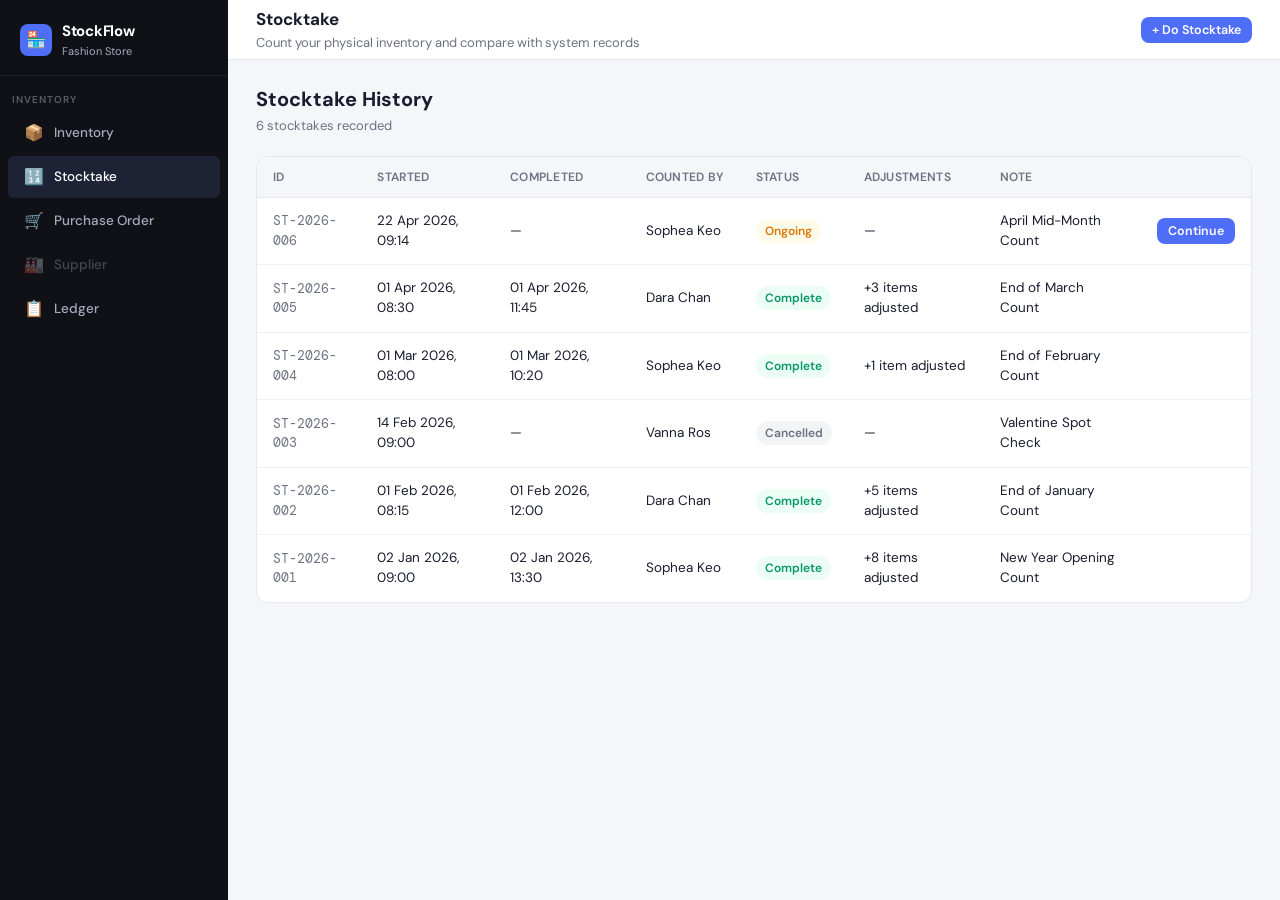
<file: stocktake.html>
<!DOCTYPE html>
<html lang="en">
<head>
<meta charset="UTF-8" />
<meta name="viewport" content="width=device-width, initial-scale=1.0" />
<title>Stocktake — POS System</title>
<link rel="stylesheet" href="style.css" />
<style>
  .st-id { font-family:'DM Mono',monospace; font-size:13px; color:var(--text-secondary); }

  /* ── Detail view ── */
  .detail-header { display:flex; align-items:center; gap:14px; margin-bottom:20px; }
  .detail-header h2 { font-size:18px; font-weight:700; }

  /* ── Counting view ── */
  .count-layout { display:grid; grid-template-columns:1fr 380px; gap:20px; height:calc(100vh - 120px); }
  .count-list { display:flex; flex-direction:column; gap:0; overflow-y:auto; }
  .count-item {
    display:flex; align-items:center; gap:14px;
    padding:14px 16px;
    border-bottom:1px solid var(--border-light);
    cursor:pointer;
    transition:background 0.12s;
  }
  .count-item:hover { background:var(--bg); }
  .count-item.active { background:var(--accent-light); border-left:3px solid var(--accent); }
  .count-item-icon { font-size:22px; width:40px; height:40px; background:var(--bg); border-radius:8px; display:flex;align-items:center;justify-content:center; flex-shrink:0; }
  .count-item-name { font-weight:600; font-size:13.5px; }
  .count-item-sku  { font-size:12px; color:var(--text-muted); font-family:'DM Mono',monospace; }
  .count-item-qty  { margin-left:auto; font-size:13px; font-weight:700; color:var(--text-primary); }
  .count-item-counted { font-size:11px; color:var(--green); font-weight:600; }

  /* numpad */
  .numpad-panel {
    background:var(--surface);
    border:1px solid var(--border);
    border-radius:var(--radius-lg);
    display:flex; flex-direction:column;
    overflow:hidden; position:sticky; top:0;
    height:fit-content;
  }
  .numpad-product {
    padding:14px 16px; border-bottom:1px solid var(--border);
    background:var(--bg);
  }
  .numpad-product-name { font-size:14px; font-weight:700; }
  .numpad-product-sku  { font-size:12px; color:var(--text-muted); font-family:'DM Mono',monospace; margin-top:2px; }
  .numpad-display {
    padding:12px 16px;
    border-bottom:1px solid var(--border);
    text-align:right;
  }
  .numpad-label  { font-size:11px; color:var(--text-secondary); text-transform:uppercase; letter-spacing:0.5px; }
  .numpad-value  { font-size:36px; font-weight:700; font-family:'DM Mono',monospace; color:var(--text-primary); line-height:1.1; }
  .numpad-system { font-size:12px; color:var(--text-muted); margin-top:2px; }
  .numpad-grid {
    display:grid; grid-template-columns:repeat(3, 1fr);
    gap:1px; background:var(--border);
    border-bottom:1px solid var(--border);
  }
  .nk {
    background:var(--surface); border:none; padding:0; height:60px;
    font-size:20px; font-weight:600; font-family:'DM Sans',sans-serif;
    cursor:pointer; transition:background 0.1s; color:var(--text-primary);
    display:flex; align-items:center; justify-content:center;
  }
  .nk:hover { background:#F9FAFB; }
  .nk:active { background:#F0F1F6; }
  .nk-action { font-size:15px; background:#F5F6FA; color:var(--text-secondary); }
  .nk-confirm { background:var(--accent); color:#fff; font-size:14px; }
  .nk-confirm:hover { background:var(--accent-dark); }
  .numpad-note { padding:10px 14px; border-bottom:1px solid var(--border); }
  .numpad-note input { font-size:13px; }
  .discrepancy { font-size:12px; font-weight:700; padding:3px 8px; border-radius:4px; margin-left:6px; }
  .disc-pos { background:var(--green-bg); color:#059669; }
  .disc-neg { background:var(--red-bg); color:var(--red); }
  .disc-zero{ background:#F3F4F6; color:var(--text-muted); }
</style>
</head>
<body>
<div class="app">

  <!-- ── Sidebar ── -->
  <aside class="sidebar">
    <div class="sidebar-logo">
      <div class="logo-icon">🏪</div>
      <div><div class="logo-text">StockFlow</div><div class="logo-sub">Fashion Store</div></div>
    </div>
    <div class="sidebar-section">Inventory</div>
    <a href="index.html" class="nav-item"><span class="nav-icon">📦</span> Inventory</a>
    <a href="stocktake.html" class="nav-item active"><span class="nav-icon">🔢</span> Stocktake</a>
    <a href="purchase-order.html" class="nav-item"><span class="nav-icon">🛒</span> Purchase Order</a>
    <a class="nav-item disabled"><span class="nav-icon">🏭</span> Supplier</a>
    <a href="ledger.html" class="nav-item"><span class="nav-icon">📋</span> Ledger</a>
  </aside>

  <!-- ── Main ── -->
  <div class="main">
    <div class="topbar">
      <div>
        <div class="topbar-title">Stocktake</div>
        <div class="topbar-sub">Count your physical inventory and compare with system records</div>
      </div>
      <div class="topbar-spacer"></div>
      <button class="btn btn-primary btn-sm" onclick="showNewStocktakeModal()">+ Do Stocktake</button>
    </div>

    <!-- ════ VIEW: HISTORY LIST ════ -->
    <div class="page-content" id="view-history">
      <div class="page-header">
        <div class="page-header-left">
          <h1>Stocktake History</h1>
          <p>6 stocktakes recorded</p>
        </div>
      </div>

      <div class="card">
        <div class="table-wrap">
          <table>
            <thead>
              <tr>
                <th>ID</th>
                <th>Started</th>
                <th>Completed</th>
                <th>Counted By</th>
                <th>Status</th>
                <th>Adjustments</th>
                <th>Note</th>
                <th></th>
              </tr>
            </thead>
            <tbody>
              <tr onclick="showDetail('ST-2026-006')" style="cursor:pointer">
                <td class="st-id">ST-2026-006</td>
                <td>22 Apr 2026, 09:14</td>
                <td>—</td>
                <td>Sophea Keo</td>
                <td><span class="badge badge-orange">Ongoing</span></td>
                <td>—</td>
                <td>April Mid-Month Count</td>
                <td onclick="event.stopPropagation()"><button class="btn btn-primary btn-sm" onclick="openCounting()">Continue</button></td>
              </tr>
              <tr onclick="showDetail('ST-2026-005')" style="cursor:pointer">
                <td class="st-id">ST-2026-005</td>
                <td>01 Apr 2026, 08:30</td>
                <td>01 Apr 2026, 11:45</td>
                <td>Dara Chan</td>
                <td><span class="badge badge-green">Complete</span></td>
                <td>+3 items adjusted</td>
                <td>End of March Count</td>
                <td></td>
              </tr>
              <tr onclick="showDetail('ST-2026-004')" style="cursor:pointer">
                <td class="st-id">ST-2026-004</td>
                <td>01 Mar 2026, 08:00</td>
                <td>01 Mar 2026, 10:20</td>
                <td>Sophea Keo</td>
                <td><span class="badge badge-green">Complete</span></td>
                <td>+1 item adjusted</td>
                <td>End of February Count</td>
                <td></td>
              </tr>
              <tr onclick="showDetail('ST-2026-003')" style="cursor:pointer">
                <td class="st-id">ST-2026-003</td>
                <td>14 Feb 2026, 09:00</td>
                <td>—</td>
                <td>Vanna Ros</td>
                <td><span class="badge badge-gray">Cancelled</span></td>
                <td>—</td>
                <td>Valentine Spot Check</td>
                <td></td>
              </tr>
              <tr onclick="showDetail('ST-2026-002')" style="cursor:pointer">
                <td class="st-id">ST-2026-002</td>
                <td>01 Feb 2026, 08:15</td>
                <td>01 Feb 2026, 12:00</td>
                <td>Dara Chan</td>
                <td><span class="badge badge-green">Complete</span></td>
                <td>+5 items adjusted</td>
                <td>End of January Count</td>
                <td></td>
              </tr>
              <tr onclick="showDetail('ST-2026-001')" style="cursor:pointer">
                <td class="st-id">ST-2026-001</td>
                <td>02 Jan 2026, 09:00</td>
                <td>02 Jan 2026, 13:30</td>
                <td>Sophea Keo</td>
                <td><span class="badge badge-green">Complete</span></td>
                <td>+8 items adjusted</td>
                <td>New Year Opening Count</td>
                <td></td>
              </tr>
            </tbody>
          </table>
        </div>
      </div>
    </div>

    <!-- ════ VIEW: DETAIL ════ -->
    <div class="page-content" id="view-detail" style="display:none">
      <div class="detail-header">
        <button class="btn btn-ghost btn-sm" onclick="backToHistory()">← Back</button>
        <div>
          <h2 id="detail-id">ST-2026-005</h2>
          <div style="font-size:13px;color:var(--text-secondary);margin-top:2px" id="detail-meta">Completed · 01 Apr 2026 · Counted by Dara Chan · End of March Count</div>
        </div>
      </div>
      <div class="card">
        <div class="table-wrap">
          <table>
            <thead>
              <tr>
                <th>Product</th>
                <th>SKU</th>
                <th>System Qty</th>
                <th>Counted</th>
                <th>Discrepancy</th>
                <th>Note</th>
              </tr>
            </thead>
            <tbody>
              <tr><td class="fw-600">White Converse Size 34</td><td class="mono">CNV-WHT-34</td><td>14</td><td>15</td><td><span class="discrepancy disc-pos">+1</span></td><td>Found extra in back room</td></tr>
              <tr><td class="fw-600">Nike Air Max Black 42</td><td class="mono">NAM-BLK-42</td><td>3</td><td>2</td><td><span class="discrepancy disc-neg">−1</span></td><td>Possible display unit missing</td></tr>
              <tr><td class="fw-600">Oversized Tee White L</td><td class="mono">TEE-WHT-L</td><td>4</td><td>3</td><td><span class="discrepancy disc-neg">−1</span></td><td>Unrecorded return</td></tr>
              <tr><td class="fw-600">Slim Denim Jeans W30</td><td class="mono">DNM-SLM-30</td><td>13</td><td>13</td><td><span class="discrepancy disc-zero">0</span></td><td>—</td></tr>
              <tr><td class="fw-600">Bomber Jacket Black M</td><td class="mono">BMB-BLK-M</td><td>5</td><td>6</td><td><span class="discrepancy disc-pos">+1</span></td><td>Received late, not entered</td></tr>
              <tr><td class="fw-600">Canvas Cap Black</td><td class="mono">CAP-CVS-BLK</td><td>24</td><td>24</td><td><span class="discrepancy disc-zero">0</span></td><td>—</td></tr>
              <tr><td class="fw-600">Tote Bag Natural</td><td class="mono">TOT-CNV-NAT</td><td>10</td><td>11</td><td><span class="discrepancy disc-pos">+1</span></td><td>Found extra in stock room</td></tr>
            </tbody>
          </table>
        </div>
      </div>
    </div>

    <!-- ════ VIEW: COUNTING ════ -->
    <div class="page-content" id="view-counting" style="display:none;padding:16px 28px">
      <div class="detail-header" style="margin-bottom:14px">
        <button class="btn btn-ghost btn-sm" onclick="backToHistory()">← Back</button>
        <div>
          <h2>ST-2026-006 — April Mid-Month Count</h2>
          <div style="font-size:13px;color:var(--text-secondary)">Tap a product to count · <span id="counted-progress">0</span> / <span id="counted-total">6</span> counted</div>
        </div>
        <div style="flex:1"></div>
        <button class="btn btn-ghost btn-sm" onclick="backToHistory()">Cancel</button>
        <button class="btn btn-primary btn-sm" onclick="finishStocktake()">✓ Finish Stocktake</button>
      </div>

      <div class="count-layout">
        <!-- Left: product list -->
        <div class="card" style="overflow:hidden">
          <div style="padding:12px 16px;border-bottom:1px solid var(--border);display:flex;gap:8px">
            <div style="flex:1;display:flex;align-items:center;gap:8px;border:1px solid var(--border);border-radius:6px;padding:6px 10px;background:var(--bg)">
              <span style="color:var(--text-muted)">🔍</span>
              <input type="text" placeholder="Search product or scan barcode…" style="border:none;outline:none;font-family:inherit;font-size:13px;background:transparent;width:100%">
            </div>
          </div>
          <div class="count-list" id="count-list">
            <!-- Rendered by JS -->
          </div>
        </div>

        <!-- Right: numpad -->
        <div>
          <div class="numpad-panel" id="numpad-panel">
            <div class="numpad-product" id="numpad-product-info">
              <div style="color:var(--text-muted);font-size:13px;text-align:center;padding:10px 0">
                ← Select a product to start counting
              </div>
            </div>
            <div class="numpad-display">
              <div class="numpad-label">Counted Qty</div>
              <div class="numpad-value" id="numpad-display">—</div>
              <div class="numpad-system" id="numpad-system">System qty: —</div>
            </div>
            <div class="numpad-note">
              <input class="input" id="numpad-note-input" placeholder="Note (e.g. damaged, display unit)…" />
            </div>
            <div class="numpad-grid">
              <button class="nk" onclick="numpadInput('7')">7</button>
              <button class="nk" onclick="numpadInput('8')">8</button>
              <button class="nk" onclick="numpadInput('9')">9</button>
              <button class="nk" onclick="numpadInput('4')">4</button>
              <button class="nk" onclick="numpadInput('5')">5</button>
              <button class="nk" onclick="numpadInput('6')">6</button>
              <button class="nk" onclick="numpadInput('1')">1</button>
              <button class="nk" onclick="numpadInput('2')">2</button>
              <button class="nk" onclick="numpadInput('3')">3</button>
              <button class="nk nk-action" onclick="numpadClear()">C</button>
              <button class="nk" onclick="numpadInput('0')">0</button>
              <button class="nk nk-action" onclick="numpadBackspace()">⌫</button>
            </div>
            <button class="nk nk-confirm" style="width:100%;border-radius:0 0 var(--radius-lg) var(--radius-lg)" onclick="confirmCount()" id="numpad-confirm" disabled>✓ Confirm Count</button>
          </div>
        </div>
      </div>
    </div>

  </div><!-- /main -->
</div><!-- /app -->

<!-- New Stocktake Modal -->
<div class="modal-overlay" id="new-st-modal" style="display:none">
  <div class="modal">
    <div class="modal-header">
      <h2>New Stocktake</h2>
      <button class="btn btn-ghost btn-sm btn-icon" onclick="document.getElementById('new-st-modal').style.display='none'">✕</button>
    </div>
    <div class="modal-body">
      <p style="color:var(--text-secondary);margin-bottom:16px;font-size:13.5px">A new session will be created. You can pause and continue at any time.</p>
      <div class="input-group">
        <label class="input-label">Stocktake Note</label>
        <input class="input" id="new-st-note" placeholder="e.g. End of the Month Count, Spot Check…" />
      </div>
    </div>
    <div class="modal-footer">
      <button class="btn btn-ghost" onclick="document.getElementById('new-st-modal').style.display='none'">Cancel</button>
      <button class="btn btn-primary" onclick="startNewStocktake()">Start Stocktake</button>
    </div>
  </div>
</div>

<script>
  /* ─── Demo products for counting ─── */
  const countProducts = [
    { name:'White Converse Size 34', sku:'CNV-WHT-34', cat:'Sneakers', icon:'👟', system:15 },
    { name:'Nike Air Max Black 42',  sku:'NAM-BLK-42', cat:'Sneakers', icon:'👟', system:2  },
    { name:'Oversized Tee White L',  sku:'TEE-WHT-L',  cat:'T-Shirts', icon:'👕', system:3  },
    { name:'Slim Denim Jeans W30',   sku:'DNM-SLM-30', cat:'Denim',    icon:'👖', system:13 },
    { name:'Bomber Jacket Black M',  sku:'BMB-BLK-M',  cat:'Jackets',  icon:'🧥', system:6  },
    { name:'Canvas Cap Black',       sku:'CAP-CVS-BLK',cat:'Accessories',icon:'🧢',system:24 },
  ];
  let counted = {};   // { index: { qty, note } }
  let activeIdx = null;
  let numpadVal = '';

  function renderCountList() {
    const list = document.getElementById('count-list');
    list.innerHTML = '';
    countProducts.forEach((p, i) => {
      const done = counted[i] !== undefined;
      const div = document.createElement('div');
      div.className = 'count-item' + (i === activeIdx ? ' active' : '');
      div.onclick = () => selectCountItem(i);
      div.innerHTML = `
        <div class="count-item-icon">${p.icon}</div>
        <div style="flex:1">
          <div class="count-item-name">${p.name}</div>
          <div class="count-item-sku">${p.sku}</div>
        </div>
        <div style="text-align:right">
          ${done
            ? `<div class="count-item-qty" style="color:var(--green)">${counted[i].qty}</div><div class="count-item-counted">✓ Counted</div>`
            : `<div class="count-item-qty" style="color:var(--text-muted)">Sys: ${p.system}</div>`
          }
        </div>`;
      list.appendChild(div);
    });
    const n = Object.keys(counted).length;
    document.getElementById('counted-progress').textContent = n;
    document.getElementById('counted-total').textContent = countProducts.length;
  }

  function selectCountItem(i) {
    activeIdx = i;
    numpadVal = counted[i] ? String(counted[i].qty) : '';
    const p = countProducts[i];
    document.getElementById('numpad-product-info').innerHTML = `
      <div class="numpad-product-name">${p.name}</div>
      <div class="numpad-product-sku">${p.sku} · System: <strong>${p.system}</strong></div>`;
    document.getElementById('numpad-note-input').value = counted[i] ? counted[i].note : '';
    document.getElementById('numpad-confirm').disabled = false;
    updateNumpadDisplay();
    renderCountList();
  }

  function numpadInput(d) {
    if (activeIdx === null) return;
    numpadVal = (numpadVal === '0' ? d : numpadVal + d).slice(0, 4);
    updateNumpadDisplay();
  }
  function numpadBackspace() {
    numpadVal = numpadVal.slice(0, -1);
    updateNumpadDisplay();
  }
  function numpadClear() {
    numpadVal = '';
    updateNumpadDisplay();
  }
  function updateNumpadDisplay() {
    const v = numpadVal === '' ? '—' : numpadVal;
    document.getElementById('numpad-display').textContent = v;
    if (activeIdx !== null) {
      const sys = countProducts[activeIdx].system;
      const diff = numpadVal !== '' ? (parseInt(numpadVal) - sys) : null;
      document.getElementById('numpad-system').innerHTML =
        `System qty: ${sys}` +
        (diff !== null ? ` <span class="discrepancy ${diff>0?'disc-pos':diff<0?'disc-neg':'disc-zero'}">${diff>0?'+':''}${diff}</span>` : '');
    }
  }

  function confirmCount() {
    if (activeIdx === null || numpadVal === '') return;
    counted[activeIdx] = {
      qty: parseInt(numpadVal),
      note: document.getElementById('numpad-note-input').value
    };
    renderCountList();
    // Auto-advance to next uncounted
    const next = countProducts.findIndex((_, i) => i > activeIdx && counted[i] === undefined);
    if (next !== -1) selectCountItem(next);
    else { activeIdx = null; numpadVal = ''; updateNumpadDisplay(); }
  }

  function openCounting() {
    document.getElementById('view-history').style.display = 'none';
    document.getElementById('view-counting').style.display = 'block';
    renderCountList();
  }
  function backToHistory() {
    document.getElementById('view-detail').style.display = 'none';
    document.getElementById('view-counting').style.display = 'none';
    document.getElementById('view-history').style.display = 'block';
  }
  function showDetail(id) {
    document.getElementById('detail-id').textContent = id;
    document.getElementById('view-history').style.display = 'none';
    document.getElementById('view-detail').style.display = 'block';
  }
  function showNewStocktakeModal() {
    document.getElementById('new-st-modal').style.display = 'flex';
  }
  function startNewStocktake() {
    document.getElementById('new-st-modal').style.display = 'none';
    openCounting();
  }
  function finishStocktake() {
    backToHistory();
  }
</script>
</body>
</html>
</file>
<file: style.css>
/* ============================================================
   POS Inventory System — Global Stylesheet
   Design: Clean professional POS, dark sidebar, white canvas
   ============================================================ */

@import url('https://fonts.googleapis.com/css2?family=DM+Sans:wght@300;400;500;600;700&family=DM+Mono:wght@400;500&display=swap');

*, *::before, *::after { box-sizing: border-box; margin: 0; padding: 0; }

:root {
  /* Core Palette */
  --sidebar-bg:      #0F1117;
  --sidebar-hover:   #1C1F2A;
  --sidebar-active:  #1E2235;
  --accent:          #4F6EF7;
  --accent-light:    #EEF1FE;
  --accent-dark:     #3A55D4;

  /* Surface */
  --bg:              #F5F6FA;
  --surface:         #FFFFFF;
  --border:          #E5E7EF;
  --border-light:    #F0F1F6;

  /* Text */
  --text-primary:    #1A1D2E;
  --text-secondary:  #6B7280;
  --text-muted:      #9CA3AF;
  --text-sidebar:    #A8ABBE;
  --text-white:      #FFFFFF;

  /* Status */
  --green:           #10B981;
  --green-bg:        #ECFDF5;
  --red:             #EF4444;
  --red-bg:          #FEF2F2;
  --orange:          #F59E0B;
  --orange-bg:       #FFFBEB;
  --blue:            #3B82F6;
  --blue-bg:         #EFF6FF;

  /* Sizing */
  --sidebar-w:       228px;
  --header-h:        60px;
  --radius:          8px;
  --radius-lg:       12px;
  --shadow:          0 1px 4px rgba(0,0,0,0.08), 0 0 0 1px rgba(0,0,0,0.04);
  --shadow-md:       0 4px 16px rgba(0,0,0,0.10);
}

html, body {
  height: 100%;
  font-family: 'DM Sans', sans-serif;
  background: var(--bg);
  color: var(--text-primary);
  font-size: 14px;
  line-height: 1.5;
}

/* ── Layout ── */
.app { display: flex; height: 100vh; overflow: hidden; }

/* ── Sidebar ── */
.sidebar {
  width: var(--sidebar-w);
  background: var(--sidebar-bg);
  display: flex;
  flex-direction: column;
  flex-shrink: 0;
  overflow-y: auto;
  padding: 0 0 16px;
}
.sidebar-logo {
  padding: 20px 20px 16px;
  display: flex;
  align-items: center;
  gap: 10px;
  border-bottom: 1px solid rgba(255,255,255,0.06);
  margin-bottom: 8px;
}
.logo-icon {
  width: 32px; height: 32px;
  background: var(--accent);
  border-radius: 8px;
  display: flex; align-items: center; justify-content: center;
  font-size: 16px;
}
.logo-text {
  font-size: 15px; font-weight: 700;
  color: #fff; letter-spacing: -0.3px;
}
.logo-sub { font-size: 11px; color: var(--text-sidebar); font-weight: 400; }

.sidebar-section {
  padding: 8px 12px 4px;
  font-size: 10px;
  font-weight: 600;
  color: rgba(168,171,190,0.5);
  letter-spacing: 1px;
  text-transform: uppercase;
}
.nav-item {
  display: flex;
  align-items: center;
  gap: 10px;
  padding: 9px 16px;
  margin: 1px 8px;
  border-radius: 6px;
  color: var(--text-sidebar);
  text-decoration: none;
  font-size: 13.5px;
  font-weight: 500;
  transition: background 0.15s, color 0.15s;
  cursor: pointer;
}
.nav-item:hover { background: var(--sidebar-hover); color: #fff; }
.nav-item.active { background: var(--sidebar-active); color: #fff; }
.nav-item.active .nav-dot { background: var(--accent); }
.nav-item.disabled { opacity: 0.35; pointer-events: none; cursor: default; }
.nav-icon { font-size: 16px; width: 20px; text-align: center; flex-shrink: 0; }
.sidebar-spacer { flex: 1; }

/* ── Main Content ── */
.main { flex: 1; display: flex; flex-direction: column; overflow: hidden; }

.topbar {
  height: var(--header-h);
  background: var(--surface);
  border-bottom: 1px solid var(--border);
  display: flex;
  align-items: center;
  padding: 0 28px;
  gap: 16px;
  flex-shrink: 0;
}
.topbar-title { font-size: 17px; font-weight: 700; color: var(--text-primary); }
.topbar-sub { font-size: 13px; color: var(--text-secondary); }
.topbar-spacer { flex: 1; }

.page-content {
  flex: 1;
  overflow-y: auto;
  padding: 24px 28px;
}

/* ── Buttons ── */
.btn {
  display: inline-flex;
  align-items: center;
  gap: 6px;
  padding: 8px 16px;
  border-radius: var(--radius);
  font-size: 13.5px;
  font-weight: 600;
  cursor: pointer;
  border: none;
  transition: all 0.15s;
  text-decoration: none;
  white-space: nowrap;
  font-family: inherit;
}
.btn-primary { background: var(--accent); color: #fff; }
.btn-primary:hover { background: var(--accent-dark); }
.btn-secondary { background: var(--surface); color: var(--text-primary); border: 1px solid var(--border); }
.btn-secondary:hover { background: var(--bg); }
.btn-danger { background: var(--red); color: #fff; }
.btn-danger:hover { background: #DC2626; }
.btn-ghost { background: transparent; color: var(--text-secondary); border: 1px solid var(--border); }
.btn-ghost:hover { background: var(--bg); color: var(--text-primary); }
.btn-sm { padding: 5px 11px; font-size: 12.5px; }
.btn-icon { padding: 7px; gap: 0; }

/* ── Cards / Surfaces ── */
.card {
  background: var(--surface);
  border: 1px solid var(--border);
  border-radius: var(--radius-lg);
  overflow: hidden;
}

/* ── Tables ── */
.table-wrap { overflow-x: auto; }
table { width: 100%; border-collapse: collapse; }
thead tr { border-bottom: 1px solid var(--border); }
th {
  padding: 11px 16px;
  text-align: left;
  font-size: 12px;
  font-weight: 600;
  color: var(--text-secondary);
  background: var(--bg);
  white-space: nowrap;
  letter-spacing: 0.3px;
  text-transform: uppercase;
}
td {
  padding: 13px 16px;
  border-bottom: 1px solid var(--border-light);
  font-size: 13.5px;
  color: var(--text-primary);
  vertical-align: middle;
}
tbody tr:last-child td { border-bottom: none; }
tbody tr:hover { background: #FAFBFF; }

/* ── Badges ── */
.badge {
  display: inline-flex;
  align-items: center;
  gap: 4px;
  padding: 3px 9px;
  border-radius: 20px;
  font-size: 12px;
  font-weight: 600;
}
.badge-green  { background: var(--green-bg);  color: #059669; }
.badge-red    { background: var(--red-bg);    color: #DC2626; }
.badge-orange { background: var(--orange-bg); color: #D97706; }
.badge-blue   { background: var(--blue-bg);   color: #2563EB; }
.badge-gray   { background: #F3F4F6; color: #6B7280; }

/* ── Inputs ── */
.input, .select, textarea {
  width: 100%;
  padding: 8px 12px;
  border: 1px solid var(--border);
  border-radius: var(--radius);
  font-size: 13.5px;
  font-family: inherit;
  color: var(--text-primary);
  background: var(--surface);
  outline: none;
  transition: border 0.15s, box-shadow 0.15s;
}
.input:focus, .select:focus, textarea:focus {
  border-color: var(--accent);
  box-shadow: 0 0 0 3px rgba(79,110,247,0.12);
}
textarea { resize: vertical; min-height: 72px; }
.input-group { display: flex; flex-direction: column; gap: 5px; }
.input-label { font-size: 12.5px; font-weight: 600; color: var(--text-secondary); }

/* ── Page header row ── */
.page-header {
  display: flex;
  align-items: center;
  justify-content: space-between;
  margin-bottom: 20px;
  gap: 12px;
  flex-wrap: wrap;
}
.page-header-left h1 { font-size: 20px; font-weight: 700; }
.page-header-left p  { font-size: 13px; color: var(--text-secondary); margin-top: 2px; }
.page-header-right   { display: flex; gap: 8px; align-items: center; flex-wrap: wrap; }

/* ── Sub-nav tabs ── */
.tab-bar {
  display: flex;
  gap: 2px;
  background: var(--bg);
  border: 1px solid var(--border);
  border-radius: var(--radius);
  padding: 3px;
  width: fit-content;
}
.tab {
  padding: 6px 18px;
  border-radius: 6px;
  font-size: 13px;
  font-weight: 500;
  color: var(--text-secondary);
  cursor: pointer;
  transition: all 0.15s;
  text-decoration: none;
  white-space: nowrap;
}
.tab:hover { color: var(--text-primary); }
.tab.active { background: var(--surface); color: var(--text-primary); font-weight: 600; box-shadow: var(--shadow); }

/* ── Modal overlay ── */
.modal-overlay {
  position: fixed; inset: 0;
  background: rgba(15,17,23,0.55);
  display: flex;
  align-items: center;
  justify-content: center;
  z-index: 100;
  padding: 20px;
}
.modal {
  background: var(--surface);
  border-radius: var(--radius-lg);
  width: 100%;
  max-width: 560px;
  box-shadow: var(--shadow-md);
  overflow: hidden;
}
.modal-lg { max-width: 860px; }
.modal-header {
  padding: 18px 24px;
  border-bottom: 1px solid var(--border);
  display: flex; align-items: center; justify-content: space-between;
}
.modal-header h2 { font-size: 16px; font-weight: 700; }
.modal-body { padding: 20px 24px; max-height: 75vh; overflow-y: auto; }
.modal-footer {
  padding: 14px 24px;
  border-top: 1px solid var(--border);
  display: flex; justify-content: flex-end; gap: 8px;
}

/* ── Qty stepper ── */
.qty-stepper {
  display: flex;
  align-items: center;
  gap: 0;
  border: 1px solid var(--border);
  border-radius: var(--radius);
  overflow: hidden;
  width: fit-content;
}
.qty-btn {
  width: 30px; height: 32px;
  background: var(--bg);
  border: none;
  font-size: 16px;
  cursor: pointer;
  color: var(--text-secondary);
  display: flex; align-items: center; justify-content: center;
  transition: background 0.12s;
  font-family: inherit;
}
.qty-btn:hover { background: var(--border); color: var(--text-primary); }
.qty-input {
  width: 52px; height: 32px;
  border: none; border-left: 1px solid var(--border); border-right: 1px solid var(--border);
  text-align: center; font-size: 13.5px; font-weight: 600;
  font-family: 'DM Mono', monospace;
  outline: none; background: #fff;
  color: var(--text-primary);
}

/* ── Stat cards ── */
.stat-grid { display: grid; grid-template-columns: repeat(auto-fit, minmax(180px, 1fr)); gap: 14px; margin-bottom: 22px; }
.stat-card {
  background: var(--surface);
  border: 1px solid var(--border);
  border-radius: var(--radius-lg);
  padding: 16px 18px;
}
.stat-label { font-size: 12px; font-weight: 600; color: var(--text-secondary); text-transform: uppercase; letter-spacing: 0.4px; margin-bottom: 6px; }
.stat-val   { font-size: 24px; font-weight: 700; color: var(--text-primary); font-variant-numeric: tabular-nums; }
.stat-sub   { font-size: 12px; color: var(--text-muted); margin-top: 3px; }

/* ── Misc utility ── */
.mono { font-family: 'DM Mono', monospace; font-size: 13px; }
.text-muted { color: var(--text-muted); }
.text-secondary { color: var(--text-secondary); }
.text-green { color: var(--green); }
.text-red   { color: var(--red); }
.flex { display: flex; }
.items-center { align-items: center; }
.gap-8 { gap: 8px; }
.gap-12 { gap: 12px; }
.mb-16 { margin-bottom: 16px; }
.mb-20 { margin-bottom: 20px; }
.fw-600 { font-weight: 600; }
.divider { border: none; border-top: 1px solid var(--border); margin: 16px 0; }

/* Low stock highlight */
.low-stock td:last-child { color: var(--red); font-weight: 600; }
.row-low { background: #FFF9F9 !important; }

/* Three-dot menu */
.dot-menu { position: relative; display: inline-block; }
.dot-btn { background: none; border: 1px solid var(--border); border-radius: 6px; padding: 5px 8px; cursor: pointer; font-size: 15px; color: var(--text-secondary); transition: background 0.12s; }
.dot-btn:hover { background: var(--bg); }
.dot-dropdown {
  display: none;
  position: absolute; right: 0; top: calc(100% + 4px);
  background: var(--surface);
  border: 1px solid var(--border);
  border-radius: var(--radius);
  box-shadow: var(--shadow-md);
  min-width: 140px;
  z-index: 50;
}
.dot-dropdown.open { display: block; }
.dot-dropdown a, .dot-dropdown button {
  display: flex; align-items: center; gap: 8px;
  padding: 9px 14px;
  font-size: 13px; font-weight: 500;
  color: var(--text-primary);
  text-decoration: none;
  background: none; border: none; width: 100%; cursor: pointer;
  transition: background 0.12s;
  font-family: inherit;
}
.dot-dropdown a:hover, .dot-dropdown button:hover { background: var(--bg); }

/* Scrollbar styling */
::-webkit-scrollbar { width: 6px; height: 6px; }
::-webkit-scrollbar-track { background: transparent; }
::-webkit-scrollbar-thumb { background: #D1D5DB; border-radius: 3px; }
::-webkit-scrollbar-thumb:hover { background: #9CA3AF; }

/* ── Fullscreen page overlay (stock adjustment, stocktake counting) ── */
.full-page {
  position: fixed; inset: 0;
  background: var(--bg);
  z-index: 80;
  display: flex;
  flex-direction: column;
  overflow: hidden;
}
.full-page-header {
  background: var(--surface);
  border-bottom: 1px solid var(--border);
  padding: 0 28px;
  height: var(--header-h);
  display: flex; align-items: center; gap: 14px; flex-shrink: 0;
}
.full-page-header h2 { font-size: 16px; font-weight: 700; }
.full-page-header .desc { font-size: 13px; color: var(--text-secondary); }
.full-page-body { flex: 1; overflow-y: auto; padding: 24px 28px; }
</file>
